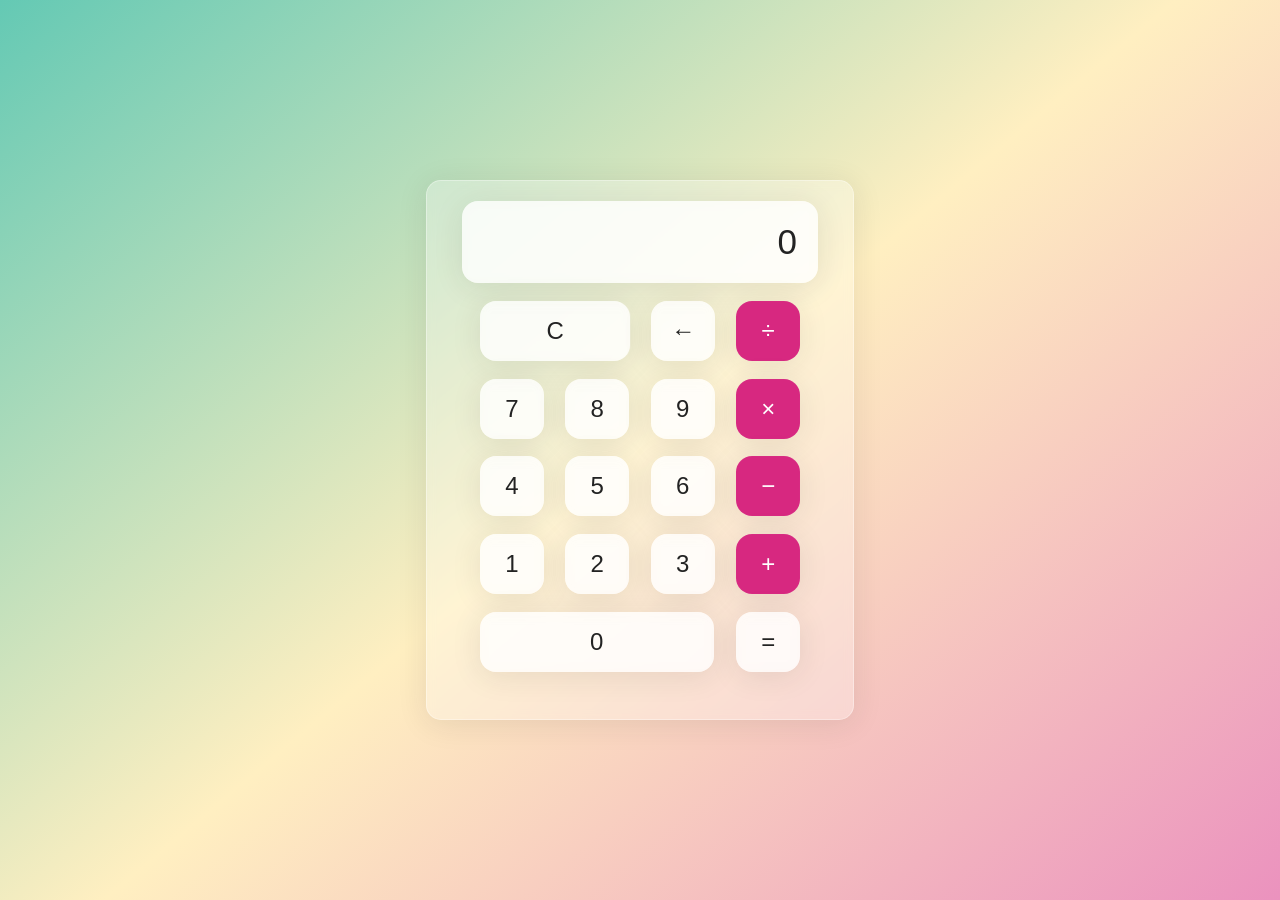
<file: calculator/index.html>
<!DOCTYPE html>
<html lang="en">
<head>
    <meta charset="UTF-8">
    <meta http-equiv="X-UA-Compatible" content="IE=edge">
    <meta name="viewport" content="width=device-width, initial-scale=1.0">
    <link rel="stylesheet" href="style.css">
    <title>Calculator</title>
</head>
<body>
    
    <div class="wrapper">
        <div class="calculator">
        <section class ="screen">
            0
        </section>

        <section class = "calc-buttons">
            <div class ="calc-button-row">
                <button class="calc-button double">
                    C
            </button>
                <button class="calc-button">
                    &larr;
                </button> 
                <button class ="calc-button">
                    &divide;
                </button>
            </div>

            <div class = "calc-button-row">
                <button class="calc-button">
                    7
                </button>
                <button class="calc-button">
                    8
                </button>
                <button class="calc-button">
                    9
                </button>
                <button class="calc-button">
                    &times;
                </button>
            </div>

            <div class = "calc-button-row">
                <button class="calc-button">
                    4
                </button>
                <button class="calc-button">
                    5
                </button>
                <button class="calc-button">
                    6
                </button>
                <button class="calc-button">
                    &minus;
                </button>
            </div>
            <div class = "calc-button-row">
                <button class="calc-button">
                    1
                </button>
                <button class="calc-button">
                    2
                </button>
                <button class="calc-button">
                    3
                </button>
                <button class="calc-button">
                    &plus;
                </button>
            </div>
            <div class = "calc-button-row">
                <button class="calc-button triple">
                    0
                </button>
                <button class="calc-button">
                    =
                </button>

    <script src="script.js"></script>
</body>
</html>
</file>
<file: calculator/style.css>
html{
    box-sizing: border-box;
    height: 100%;
}

*,
*:before,
*:after{
    box-sizing: inherit;
    margin: 0;
    padding: 0;
}

body{
    align-items: center;
    background: linear-gradient(320deg,#eb92be,#ffefc1,#64c9b4);
    display: flex;
    font-family: 'Dosis', sans-serif;
    font-display: swap;
    height:inherit;
    justify-content: center;
}

.wrapper{
    backdrop-filter: blur(5.5px);
    -webkit-backdrop-filter: blur(5.5px);
    border-radius: 15px;
    box-shadow: 0 4px 30px rgba(35, 35, 35, 0.1);
    color:#232323;
    backdrop-filter: blur(4px);
    -webkit-backdrop-filter: blur(4px);
    background-color: rgba(255, 255, 255, 0.30);
    border: 1px solid rgba(255, 255, 255, 0.34);
    flex-basis: 400px;
    height: 540px;
    padding: 20px 35px;
}

.screen{
    backdrop-filter: blur(5.5px);
    -webkit-backdrop-filter: blur(5.5px);
    background: rgba(255, 255, 255, 0.75);
    border: 1px solid rgba(255, 255, 255, 0.01);
    border-radius: 16px;
    box-shadow: 0 4px 30px rgba(35, 35, 35, 0.1);
    color: #232323;
    font-size: 35px;
    overflow: auto;
    padding: 20px;
    text-align: right;
    width: 356px;
    }

    .calc-button-row{
        display: flex;
        justify-content: space-between;
        margin: 5%;
    }

    .calc-button{
        backdrop-filter: blur(5.5px);
        -webkit-backdrop-filter: blur(5.5px);
        background: rgba(255, 255, 255, 0.75);
        border: 1px solid rgba(255, 255, 255, 0.01);
        border-radius: 16px;
        box-shadow: 0 4px 30px rgba(35, 35, 35, 0.1);
        color: #232323;
        flex-basis: 20%;
        font-family: inherit;
        font-size: 24px;
        height: 60px;
    }
.calc-button:last-child{
     backdrop-filter: blur(5.5px);
        -webkit-backdrop-filter: blur(5.5px);
        background: rgba(255, 255, 255, 0.75);
        border: 1px solid rgba(255, 255, 255, 0.01);
        border-radius: 16px;
        box-shadow: 0 4px 30px rgba(35, 35, 35, 0.1);
       color: #fff;
      background-color: #d72880;
}

.calc-button:last-child:hover{
    background-color:inherit;
    cursor: inherit;
}

.calc-button:hover{
    background-color: inherit;
}

.calc.button:active{
    background-color: #232323;
}

.double{
    flex-basis: 47%;
}
.triple{
    flex-basis: 73%;
}
</file>
